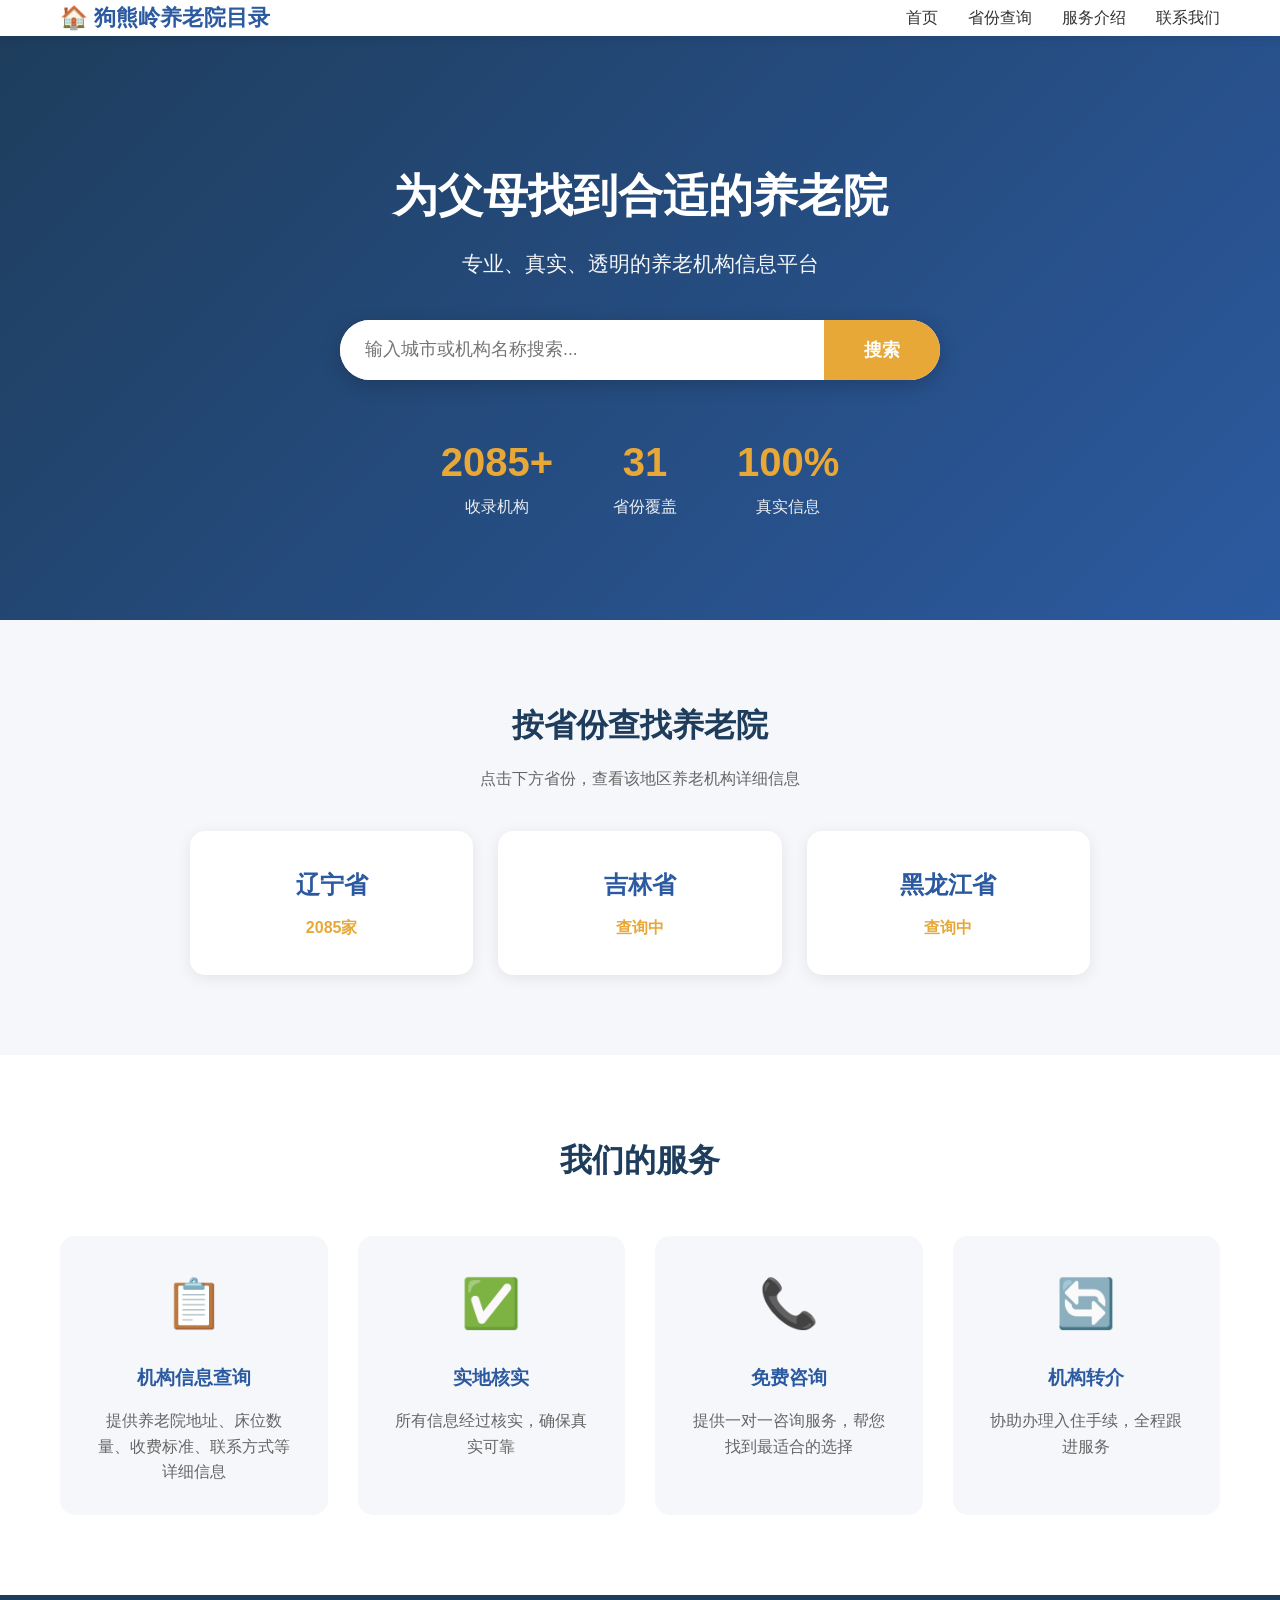
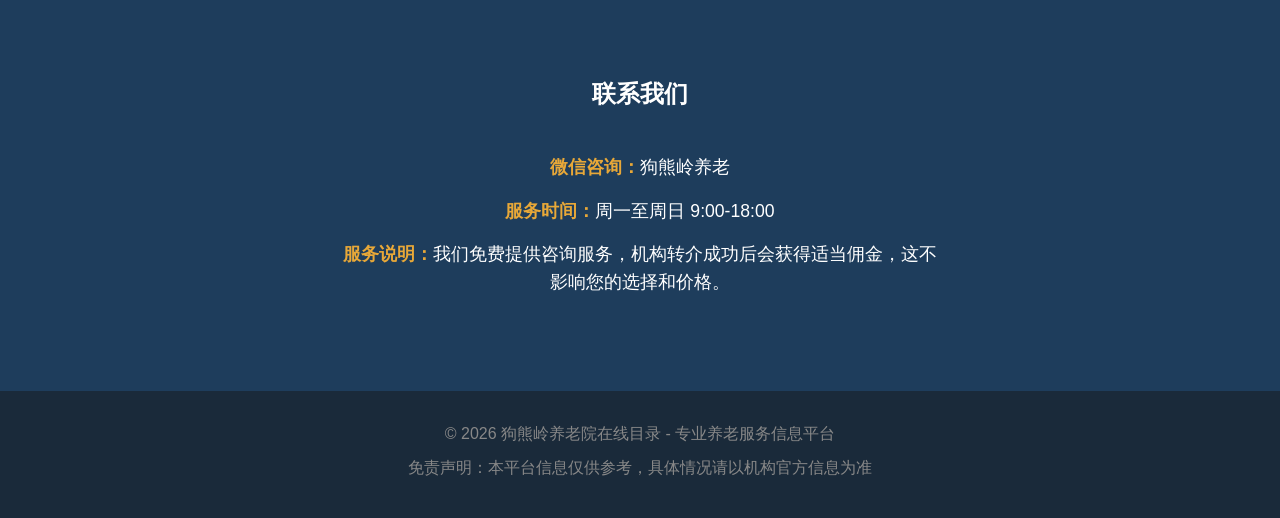
<file: index.html>
<!DOCTYPE html>
<html lang="zh-CN">
<head>
    <meta charset="UTF-8">
    <meta name="viewport" content="width=device-width, initial-scale=1.0">
    <meta name="description" content="狗熊岭养老院在线目录 - 专业收录全国各地养老机构，提供养老院地址、床位、收费、联系方式等详细信息，帮您找到合适的养老机构。">
    <meta name="keywords" content="养老院, 养老机构, 养老院目录, 老年护理, 养老服务, 狗熊岭养老">
    <meta name="author" content="狗熊岭养老">
    <meta name="robots" content="index, follow">
    <link rel="canonical" href="https://gydvip555.github.io/nursing-home/">
    
    <!-- Open Graph -->
    <meta property="og:title" content="狗熊岭养老院在线目录 - 专业养老机构信息平台">
    <meta property="og:description" content="收录全国各地养老机构信息，帮您找到合适的养老院。">
    <meta property="og:type" content="website">
    <meta property="og:url" content="https://gydvip555.github.io/nursing-home/">
    
    <title>狗熊岭养老院在线目录 - 专业养老机构信息平台</title>
    <link rel="stylesheet" href="styles.css">
</head>
<body>
    <header>
        <nav class="container">
            <a href="/" class="logo">🏠 狗熊岭养老院目录</a>
            <ul class="nav-links">
                <li><a href="#home">首页</a></li>
                <li><a href="#provinces">省份查询</a></li>
                <li><a href="#services">服务介绍</a></li>
                <li><a href="#contact">联系我们</a></li>
            </ul>
        </nav>
    </header>

    <main>
        <!-- Hero Section -->
        <section class="hero" id="home">
            <div class="container">
                <h1>为父母找到合适的养老院</h1>
                <p class="subtitle">专业、真实、透明的养老机构信息平台</p>
                <div class="search-box">
                    <input type="text" placeholder="输入城市或机构名称搜索..." id="searchInput">
                    <button onclick="search()">搜索</button>
                </div>
                <div class="stats">
                    <div class="stat-item">
                        <span class="stat-number">2085+</span>
                        <span class="stat-label">收录机构</span>
                    </div>
                    <div class="stat-item">
                        <span class="stat-number">31</span>
                        <span class="stat-label">省份覆盖</span>
                    </div>
                    <div class="stat-item">
                        <span class="stat-number">100%</span>
                        <span class="stat-label">真实信息</span>
                    </div>
                </div>
            </div>
        </section>

        <!-- Provinces Section -->
        <section class="provinces" id="provinces">
            <div class="container">
                <h2>按省份查找养老院</h2>
                <p class="section-desc">点击下方省份，查看该地区养老机构详细信息</p>
                <div class="province-grid">
                    <a href="liaoning.html" class="province-card">
                        <span class="province-name">辽宁省</span>
                        <span class="province-count">2085家</span>
                    </a>
                    <a href="jilin.html" class="province-card">
                        <span class="province-name">吉林省</span>
                        <span class="province-count">查询中</span>
                    </a>
                    <a href="heilongjiang.html" class="province-card">
                        <span class="province-name">黑龙江省</span>
                        <span class="province-count">查询中</span>
                    </a>
                </div>
            </div>
        </section>

        <!-- Services Section -->
        <section class="services" id="services">
            <div class="container">
                <h2>我们的服务</h2>
                <div class="services-grid">
                    <div class="service-card">
                        <div class="service-icon">📋</div>
                        <h3>机构信息查询</h3>
                        <p>提供养老院地址、床位数量、收费标准、联系方式等详细信息</p>
                    </div>
                    <div class="service-card">
                        <div class="service-icon">✅</div>
                        <h3>实地核实</h3>
                        <p>所有信息经过核实，确保真实可靠</p>
                    </div>
                    <div class="service-card">
                        <div class="service-icon">📞</div>
                        <h3>免费咨询</h3>
                        <p>提供一对一咨询服务，帮您找到最适合的选择</p>
                    </div>
                    <div class="service-card">
                        <div class="service-icon">🔄</div>
                        <h3>机构转介</h3>
                        <p>协助办理入住手续，全程跟进服务</p>
                    </div>
                </div>
            </div>
        </section>

        <!-- Contact Section -->
        <section class="contact" id="contact">
            <div class="container">
                <h2>联系我们</h2>
                <div class="contact-info">
                    <p><strong>微信咨询：</strong>狗熊岭养老</p>
                    <p><strong>服务时间：</strong>周一至周日 9:00-18:00</p>
                    <p><strong>服务说明：</strong>我们免费提供咨询服务，机构转介成功后会获得适当佣金，这不影响您的选择和价格。</p>
                </div>
            </div>
        </section>
    </main>

    <footer>
        <div class="container">
            <p>&copy; 2026 狗熊岭养老院在线目录 - 专业养老服务信息平台</p>
            <p>免责声明：本平台信息仅供参考，具体情况请以机构官方信息为准</p>
        </div>
    </footer>

    <script src="main.js"></script>
</body>
</html>
</file>
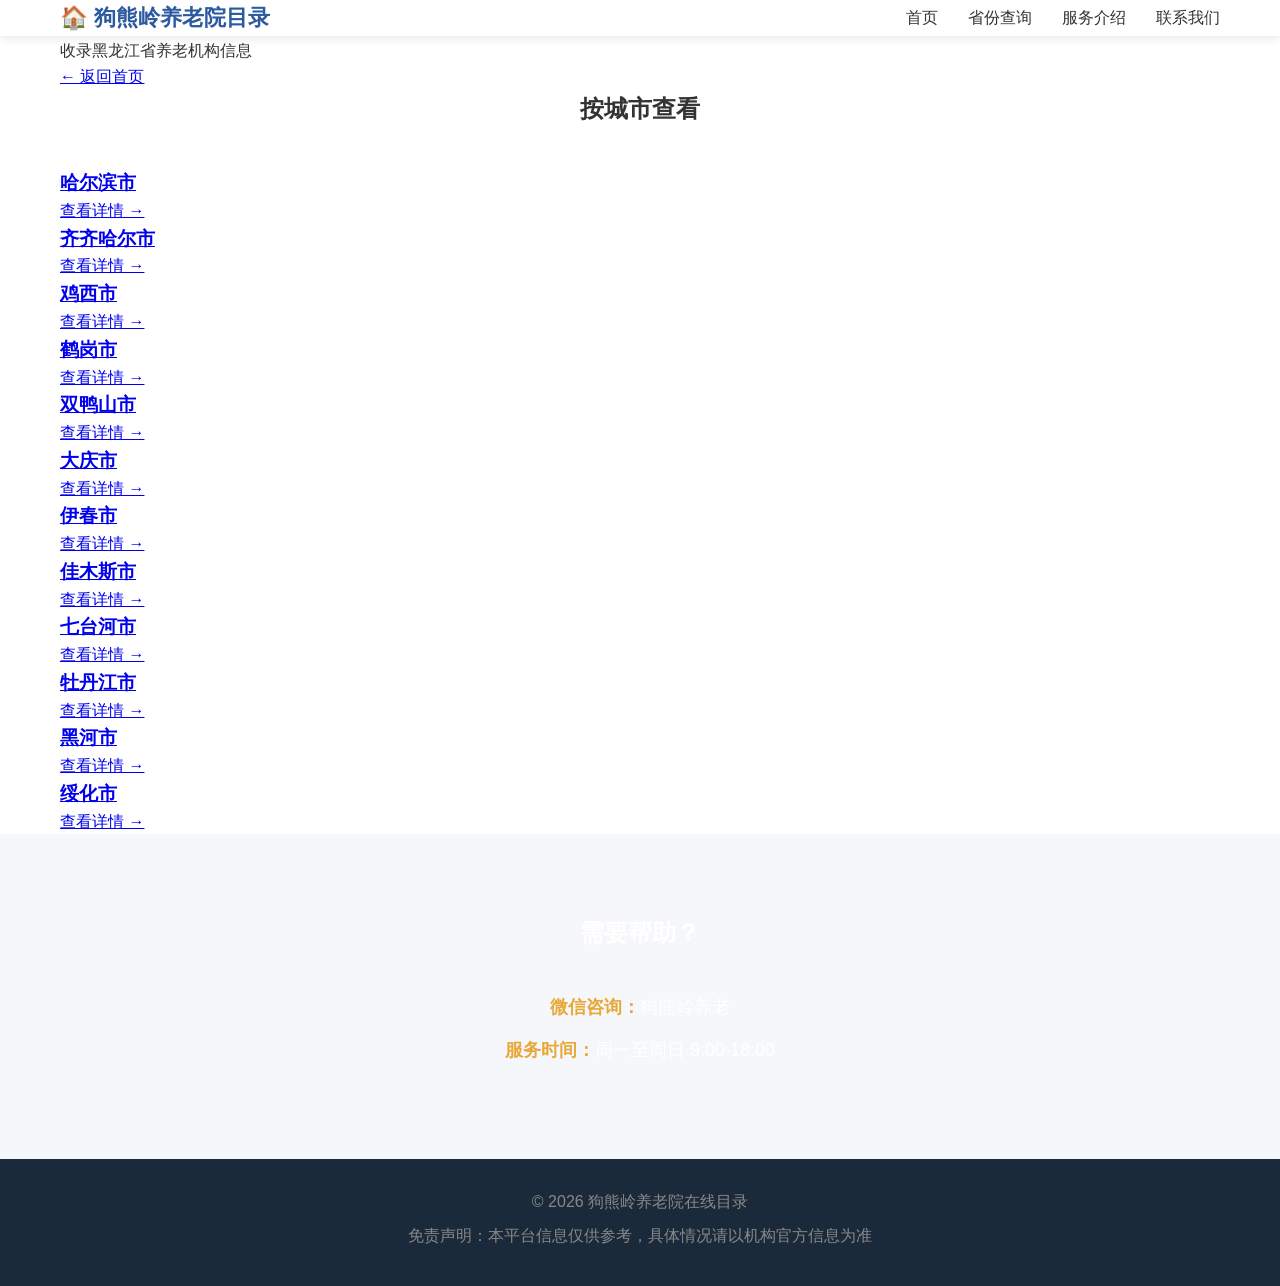
<file: heilongjiang.html>
<!DOCTYPE html>
<html lang="zh-CN">
<head>
    <meta charset="UTF-8">
    <meta name="viewport" content="width=device-width, initial-scale=1.0">
    <meta name="description" content="黑龙江省养老院目录 - 收录黑龙江省各市县养老机构信息，包括哈尔滨市、齐齐哈尔市、大庆市等，提供详细地址、床位、收费、联系方式。">
    <meta name="keywords" content="黑龙江养老院, 哈尔滨养老院, 大庆养老院, 黑龙江省养老机构">
    <title>黑龙江省养老院目录 - 哈尔滨市|齐齐哈尔市|大庆市养老机构大全</title>
    <link rel="stylesheet" href="styles.css">
</head>
<body>
    <header>
        <nav class="container">
            <a href="index.html" class="logo">🏠 狗熊岭养老院目录</a>
            <ul class="nav-links">
                <li><a href="index.html#home">首页</a></li>
                <li><a href="index.html#provinces">省份查询</a></li>
                <li><a href="index.html#services">服务介绍</a></li>
                <li><a href="index.html#contact">联系我们</a></li>
            </ul>
        </nav>
    </header>

    <main>
        <section class="detail-header">
            <div class="container">
                <h1>黑龙江省养老院目录</h1>
                <p>收录黑龙江省养老机构信息</p>
                <a href="index.html" class="back-link">← 返回首页</a>
            </div>
        </section>

        <section class="cities-section">
            <div class="container">
                <h2 style="text-align:center; margin-bottom:40px;">按城市查看</h2>
                <div class="city-grid">
                    <a href="#" class="city-card">
                        <h3>哈尔滨市</h3>
                        <span>查看详情 →</span>
                    </a>
                    <a href="#" class="city-card">
                        <h3>齐齐哈尔市</h3>
                        <span>查看详情 →</span>
                    </a>
                    <a href="#" class="city-card">
                        <h3>鸡西市</h3>
                        <span>查看详情 →</span>
                    </a>
                    <a href="#" class="city-card">
                        <h3>鹤岗市</h3>
                        <span>查看详情 →</span>
                    </a>
                    <a href="#" class="city-card">
                        <h3>双鸭山市</h3>
                        <span>查看详情 →</span>
                    </a>
                    <a href="#" class="city-card">
                        <h3>大庆市</h3>
                        <span>查看详情 →</span>
                    </a>
                    <a href="#" class="city-card">
                        <h3>伊春市</h3>
                        <span>查看详情 →</span>
                    </a>
                    <a href="#" class="city-card">
                        <h3>佳木斯市</h3>
                        <span>查看详情 →</span>
                    </a>
                    <a href="#" class="city-card">
                        <h3>七台河市</h3>
                        <span>查看详情 →</span>
                    </a>
                    <a href="#" class="city-card">
                        <h3>牡丹江市</h3>
                        <span>查看详情 →</span>
                    </a>
                    <a href="#" class="city-card">
                        <h3>黑河市</h3>
                        <span>查看详情 →</span>
                    </a>
                    <a href="#" class="city-card">
                        <h3>绥化市</h3>
                        <span>查看详情 →</span>
                    </a>
                </div>
            </div>
        </section>

        <section class="contact" style="background: var(--bg-light);">
            <div class="container">
                <h2>需要帮助？</h2>
                <div class="contact-info">
                    <p><strong>微信咨询：</strong>狗熊岭养老</p>
                    <p><strong>服务时间：</strong>周一至周日 9:00-18:00</p>
                </div>
            </div>
        </section>
    </main>

    <footer>
        <div class="container">
            <p>&copy; 2026 狗熊岭养老院在线目录</p>
            <p>免责声明：本平台信息仅供参考，具体情况请以机构官方信息为准</p>
        </div>
    </footer>
</body>
</html>
</file>
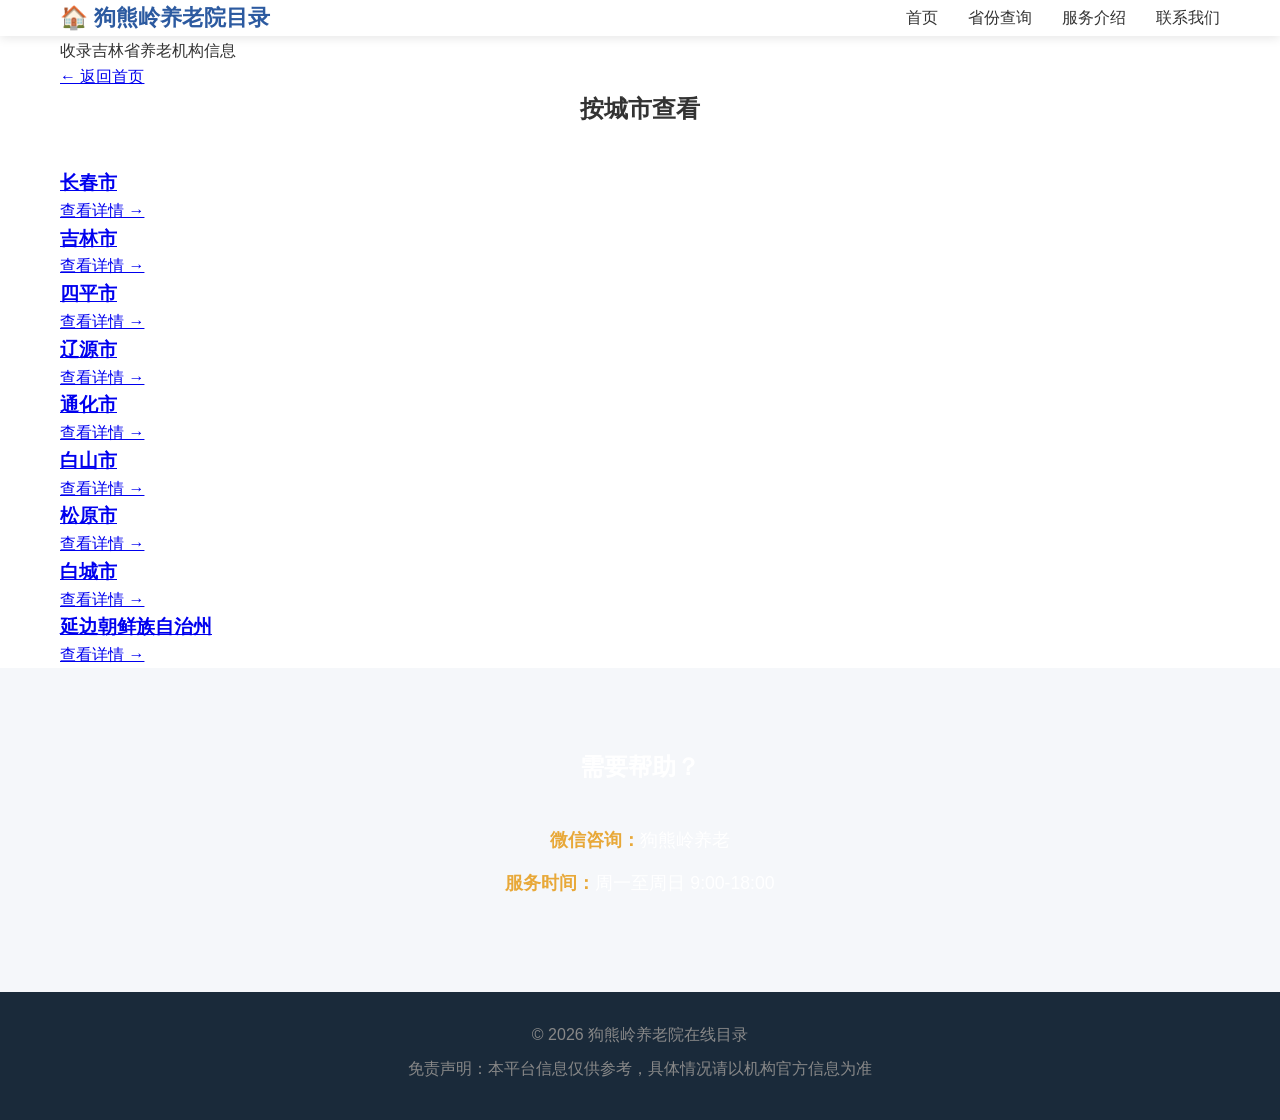
<file: jilin.html>
<!DOCTYPE html>
<html lang="zh-CN">
<head>
    <meta charset="UTF-8">
    <meta name="viewport" content="width=device-width, initial-scale=1.0">
    <meta name="description" content="吉林省养老院目录 - 收录吉林省各市县养老机构信息，包括长春市、吉林市、四平市等，提供详细地址、床位、收费、联系方式。">
    <meta name="keywords" content="吉林养老院, 长春养老院, 吉林市养老院, 吉林省养老机构">
    <title>吉林省养老院目录 - 长春市|吉林市|四平市养老机构大全</title>
    <link rel="stylesheet" href="styles.css">
</head>
<body>
    <header>
        <nav class="container">
            <a href="index.html" class="logo">🏠 狗熊岭养老院目录</a>
            <ul class="nav-links">
                <li><a href="index.html#home">首页</a></li>
                <li><a href="index.html#provinces">省份查询</a></li>
                <li><a href="index.html#services">服务介绍</a></li>
                <li><a href="index.html#contact">联系我们</a></li>
            </ul>
        </nav>
    </header>

    <main>
        <section class="detail-header">
            <div class="container">
                <h1>吉林省养老院目录</h1>
                <p>收录吉林省养老机构信息</p>
                <a href="index.html" class="back-link">← 返回首页</a>
            </div>
        </section>

        <section class="cities-section">
            <div class="container">
                <h2 style="text-align:center; margin-bottom:40px;">按城市查看</h2>
                <div class="city-grid">
                    <a href="#" class="city-card">
                        <h3>长春市</h3>
                        <span>查看详情 →</span>
                    </a>
                    <a href="#" class="city-card">
                        <h3>吉林市</h3>
                        <span>查看详情 →</span>
                    </a>
                    <a href="#" class="city-card">
                        <h3>四平市</h3>
                        <span>查看详情 →</span>
                    </a>
                    <a href="#" class="city-card">
                        <h3>辽源市</h3>
                        <span>查看详情 →</span>
                    </a>
                    <a href="#" class="city-card">
                        <h3>通化市</h3>
                        <span>查看详情 →</span>
                    </a>
                    <a href="#" class="city-card">
                        <h3>白山市</h3>
                        <span>查看详情 →</span>
                    </a>
                    <a href="#" class="city-card">
                        <h3>松原市</h3>
                        <span>查看详情 →</span>
                    </a>
                    <a href="#" class="city-card">
                        <h3>白城市</h3>
                        <span>查看详情 →</span>
                    </a>
                    <a href="#" class="city-card">
                        <h3>延边朝鲜族自治州</h3>
                        <span>查看详情 →</span>
                    </a>
                </div>
            </div>
        </section>

        <section class="contact" style="background: var(--bg-light);">
            <div class="container">
                <h2>需要帮助？</h2>
                <div class="contact-info">
                    <p><strong>微信咨询：</strong>狗熊岭养老</p>
                    <p><strong>服务时间：</strong>周一至周日 9:00-18:00</p>
                </div>
            </div>
        </section>
    </main>

    <footer>
        <div class="container">
            <p>&copy; 2026 狗熊岭养老院在线目录</p>
            <p>免责声明：本平台信息仅供参考，具体情况请以机构官方信息为准</p>
        </div>
    </footer>
</body>
</html>
</file>
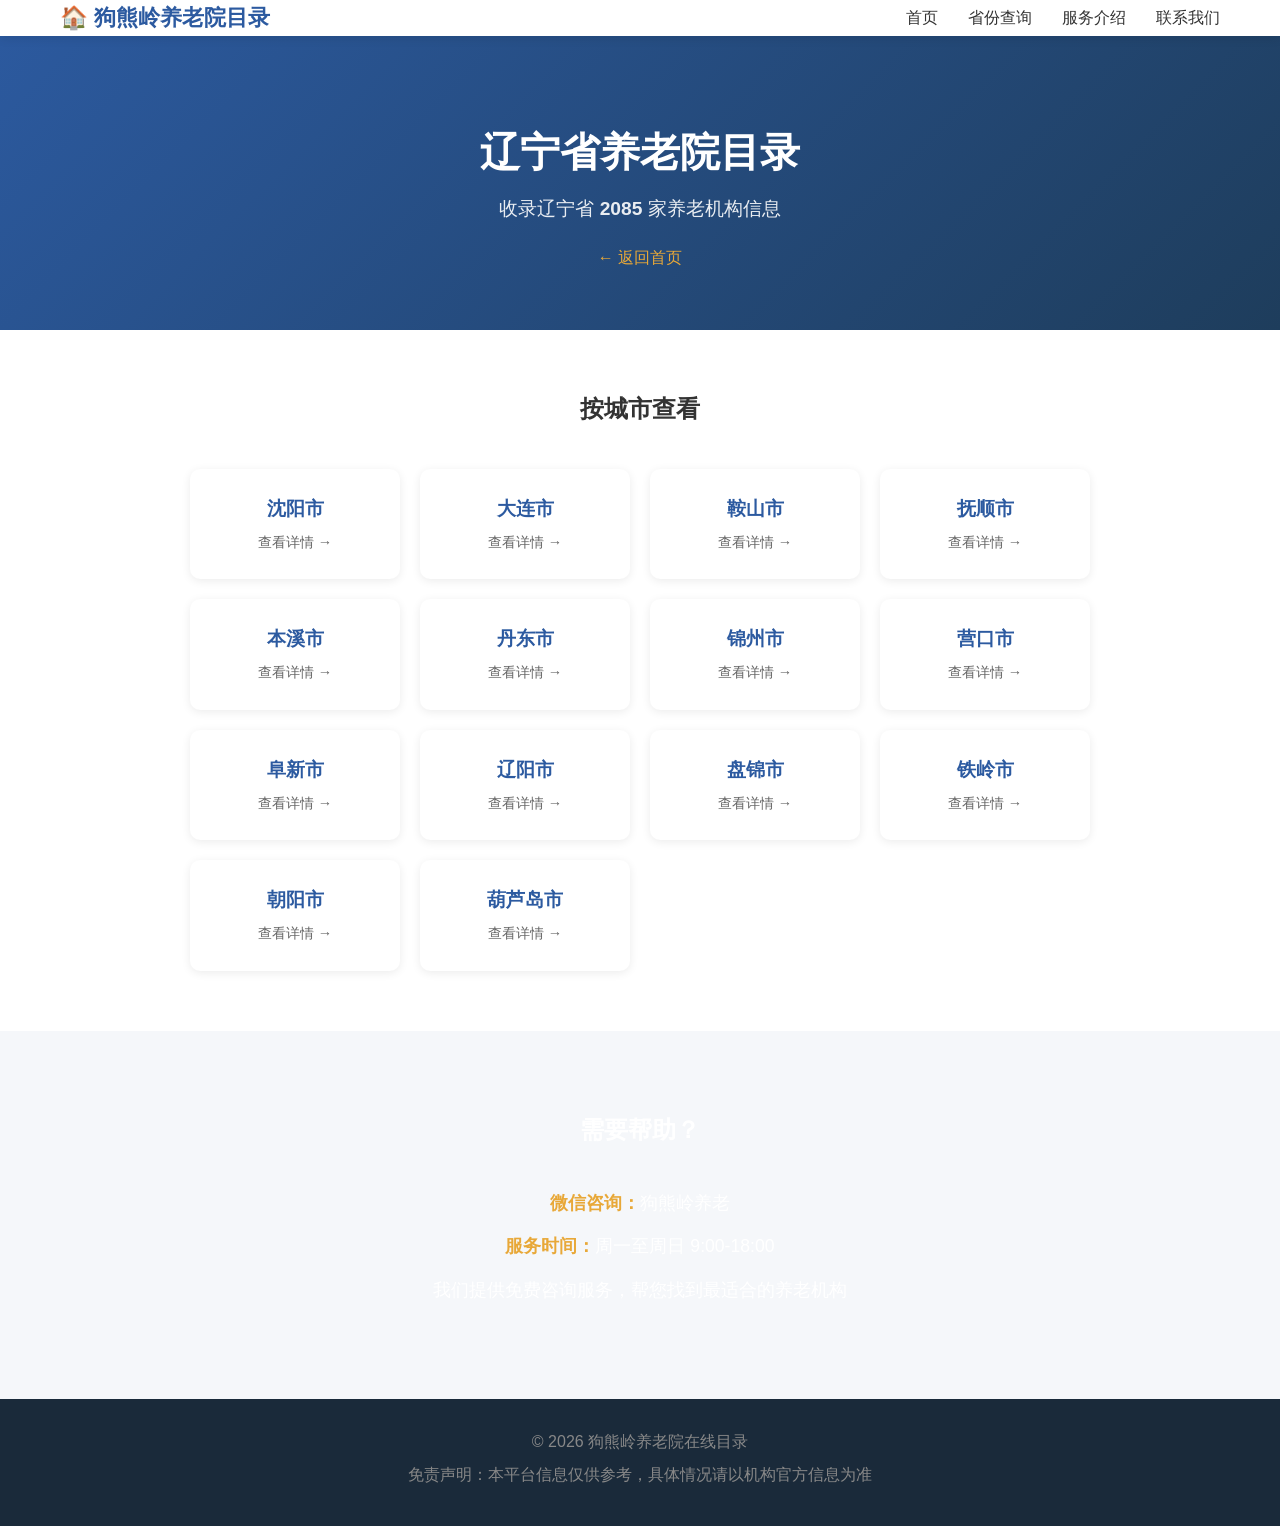
<file: liaoning.html>
<!DOCTYPE html>
<html lang="zh-CN">
<head>
    <meta charset="UTF-8">
    <meta name="viewport" content="width=device-width, initial-scale=1.0">
    <meta name="description" content="辽宁省养老院目录 - 收录辽宁省各市县养老机构信息，包括沈阳市、大连市、鞍山市等，提供详细地址、床位、收费、联系方式。">
    <meta name="keywords" content="辽宁养老院, 沈阳养老院, 大连养老院, 鞍山养老院, 辽宁省养老机构">
    <title>辽宁省养老院目录 - 沈阳市|大连市|鞍山市养老机构大全</title>
    <link rel="stylesheet" href="styles.css">
    <style>
        .detail-header {
            background: linear-gradient(135deg, #2c5aa0 0%, #1e3d5c 100%);
            color: white;
            padding: 120px 0 60px;
            text-align: center;
        }
        .detail-header h1 {
            font-size: 2.5rem;
            margin-bottom: 10px;
        }
        .detail-header p {
            font-size: 1.2rem;
            opacity: 0.9;
        }
        .back-link {
            display: inline-block;
            margin-top: 20px;
            color: var(--accent);
            text-decoration: none;
        }
        .cities-section {
            padding: 60px 0;
        }
        .city-grid {
            display: grid;
            grid-template-columns: repeat(auto-fit, minmax(200px, 1fr));
            gap: 20px;
            max-width: 900px;
            margin: 0 auto;
        }
        .city-card {
            background: white;
            padding: 25px;
            border-radius: 10px;
            text-align: center;
            text-decoration: none;
            color: var(--text-dark);
            box-shadow: 0 2px 10px rgba(0,0,0,0.08);
            transition: transform 0.3s, box-shadow 0.3s;
        }
        .city-card:hover {
            transform: translateY(-3px);
            box-shadow: 0 5px 20px rgba(0,0,0,0.12);
        }
        .city-card h3 {
            color: var(--primary);
            margin-bottom: 5px;
        }
        .city-card span {
            color: var(--text-light);
            font-size: 0.9rem;
        }
    </style>
</head>
<body>
    <header>
        <nav class="container">
            <a href="index.html" class="logo">🏠 狗熊岭养老院目录</a>
            <ul class="nav-links">
                <li><a href="index.html#home">首页</a></li>
                <li><a href="index.html#provinces">省份查询</a></li>
                <li><a href="index.html#services">服务介绍</a></li>
                <li><a href="index.html#contact">联系我们</a></li>
            </ul>
        </nav>
    </header>

    <main>
        <section class="detail-header">
            <div class="container">
                <h1>辽宁省养老院目录</h1>
                <p>收录辽宁省 <strong>2085</strong> 家养老机构信息</p>
                <a href="index.html" class="back-link">← 返回首页</a>
            </div>
        </section>

        <section class="cities-section">
            <div class="container">
                <h2 style="text-align:center; margin-bottom:40px;">按城市查看</h2>
                <div class="city-grid">
                    <a href="#" class="city-card">
                        <h3>沈阳市</h3>
                        <span>查看详情 →</span>
                    </a>
                    <a href="#" class="city-card">
                        <h3>大连市</h3>
                        <span>查看详情 →</span>
                    </a>
                    <a href="#" class="city-card">
                        <h3>鞍山市</h3>
                        <span>查看详情 →</span>
                    </a>
                    <a href="#" class="city-card">
                        <h3>抚顺市</h3>
                        <span>查看详情 →</span>
                    </a>
                    <a href="#" class="city-card">
                        <h3>本溪市</h3>
                        <span>查看详情 →</span>
                    </a>
                    <a href="#" class="city-card">
                        <h3>丹东市</h3>
                        <span>查看详情 →</span>
                    </a>
                    <a href="#" class="city-card">
                        <h3>锦州市</h3>
                        <span>查看详情 →</span>
                    </a>
                    <a href="#" class="city-card">
                        <h3>营口市</h3>
                        <span>查看详情 →</span>
                    </a>
                    <a href="#" class="city-card">
                        <h3>阜新市</h3>
                        <span>查看详情 →</span>
                    </a>
                    <a href="#" class="city-card">
                        <h3>辽阳市</h3>
                        <span>查看详情 →</span>
                    </a>
                    <a href="#" class="city-card">
                        <h3>盘锦市</h3>
                        <span>查看详情 →</span>
                    </a>
                    <a href="#" class="city-card">
                        <h3>铁岭市</h3>
                        <span>查看详情 →</span>
                    </a>
                    <a href="#" class="city-card">
                        <h3>朝阳市</h3>
                        <span>查看详情 →</span>
                    </a>
                    <a href="#" class="city-card">
                        <h3>葫芦岛市</h3>
                        <span>查看详情 →</span>
                    </a>
                </div>
            </div>
        </section>

        <section class="contact" style="background: var(--bg-light);">
            <div class="container">
                <h2>需要帮助？</h2>
                <div class="contact-info">
                    <p><strong>微信咨询：</strong>狗熊岭养老</p>
                    <p><strong>服务时间：</strong>周一至周日 9:00-18:00</p>
                    <p>我们提供免费咨询服务，帮您找到最适合的养老机构</p>
                </div>
            </div>
        </section>
    </main>

    <footer>
        <div class="container">
            <p>&copy; 2026 狗熊岭养老院在线目录</p>
            <p>免责声明：本平台信息仅供参考，具体情况请以机构官方信息为准</p>
        </div>
    </footer>
</body>
</html>
</file>
<file: styles.css>
/* Reset & Base */
* {
    margin: 0;
    padding: 0;
    box-sizing: border-box;
}

:root {
    --primary: #2c5aa0;
    --secondary: #1e3d5c;
    --accent: #e8a838;
    --bg-light: #f5f7fa;
    --text-dark: #333;
    --text-light: #666;
}

body {
    font-family: -apple-system, BlinkMacSystemFont, "Segoe UI", Roboto, "Helvetica Neue", Arial, sans-serif;
    line-height: 1.6;
    color: var(--text-dark);
}

.container {
    max-width: 1200px;
    margin: 0 auto;
    padding: 0 20px;
}

/* Header */
header {
    background: white;
    box-shadow: 0 2px 10px rgba(0,0,0,0.1);
    position: fixed;
    width: 100%;
    top: 0;
    z-index: 1000;
}

nav {
    display: flex;
    justify-content: space-between;
    align-items: center;
    padding: 15px 20px;
    max-width: 1200px;
    margin: 0 auto;
}

.logo {
    font-size: 1.4rem;
    font-weight: bold;
    color: var(--primary);
    text-decoration: none;
}

.nav-links {
    display: flex;
    list-style: none;
    gap: 30px;
}

.nav-links a {
    text-decoration: none;
    color: var(--text-dark);
    font-weight: 500;
    transition: color 0.3s;
}

.nav-links a:hover {
    color: var(--primary);
}

/* Hero Section */
.hero {
    background: linear-gradient(135deg, var(--secondary) 0%, var(--primary) 100%);
    color: white;
    padding: 160px 0 100px;
    text-align: center;
}

.hero h1 {
    font-size: 2.8rem;
    margin-bottom: 15px;
}

.subtitle {
    font-size: 1.3rem;
    opacity: 0.95;
    margin-bottom: 40px;
}

.search-box {
    display: flex;
    max-width: 600px;
    margin: 0 auto 50px;
    background: white;
    border-radius: 50px;
    overflow: hidden;
    box-shadow: 0 5px 20px rgba(0,0,0,0.2);
}

.search-box input {
    flex: 1;
    padding: 18px 25px;
    border: none;
    font-size: 1.1rem;
    outline: none;
}

.search-box button {
    padding: 18px 40px;
    background: var(--accent);
    border: none;
    color: white;
    font-size: 1.1rem;
    font-weight: bold;
    cursor: pointer;
    transition: background 0.3s;
}

.search-box button:hover {
    background: #d4942f;
}

.stats {
    display: flex;
    justify-content: center;
    gap: 60px;
}

.stat-item {
    text-align: center;
}

.stat-number {
    display: block;
    font-size: 2.5rem;
    font-weight: bold;
    color: var(--accent);
}

.stat-label {
    font-size: 1rem;
    opacity: 0.9;
}

/* Provinces Section */
.provinces {
    padding: 80px 0;
    background: var(--bg-light);
}

.provinces h2 {
    text-align: center;
    font-size: 2rem;
    margin-bottom: 15px;
    color: var(--secondary);
}

.section-desc {
    text-align: center;
    color: var(--text-light);
    margin-bottom: 40px;
}

.province-grid {
    display: grid;
    grid-template-columns: repeat(auto-fit, minmax(280px, 1fr));
    gap: 25px;
    max-width: 900px;
    margin: 0 auto;
}

.province-card {
    background: white;
    padding: 35px;
    border-radius: 15px;
    text-align: center;
    text-decoration: none;
    color: var(--text-dark);
    box-shadow: 0 3px 15px rgba(0,0,0,0.08);
    transition: transform 0.3s, box-shadow 0.3s;
}

.province-card:hover {
    transform: translateY(-5px);
    box-shadow: 0 8px 25px rgba(0,0,0,0.15);
}

.province-name {
    display: block;
    font-size: 1.5rem;
    font-weight: bold;
    color: var(--primary);
    margin-bottom: 10px;
}

.province-count {
    color: var(--accent);
    font-weight: 600;
}

/* Services Section */
.services {
    padding: 80px 0;
}

.services h2 {
    text-align: center;
    font-size: 2rem;
    margin-bottom: 50px;
    color: var(--secondary);
}

.services-grid {
    display: grid;
    grid-template-columns: repeat(auto-fit, minmax(250px, 1fr));
    gap: 30px;
}

.service-card {
    text-align: center;
    padding: 30px;
    background: var(--bg-light);
    border-radius: 15px;
}

.service-icon {
    font-size: 3rem;
    margin-bottom: 20px;
}

.service-card h3 {
    color: var(--primary);
    margin-bottom: 15px;
}

.service-card p {
    color: var(--text-light);
}

/* Contact Section */
.contact {
    padding: 80px 0;
    background: var(--secondary);
    color: white;
}

.contact h2 {
    text-align: center;
    margin-bottom: 40px;
}

.contact-info {
    text-align: center;
    max-width: 600px;
    margin: 0 auto;
}

.contact-info p {
    margin-bottom: 15px;
    font-size: 1.1rem;
}

.contact-info strong {
    color: var(--accent);
}

/* Footer */
footer {
    background: #1a2a3a;
    color: #888;
    text-align: center;
    padding: 30px 0;
}

footer p {
    margin-bottom: 8px;
}

/* Responsive */
@media (max-width: 768px) {
    .hero h1 {
        font-size: 2rem;
    }
    
    .stats {
        flex-direction: column;
        gap: 30px;
    }
    
    .nav-links {
        display: none;
    }
}
</file>
